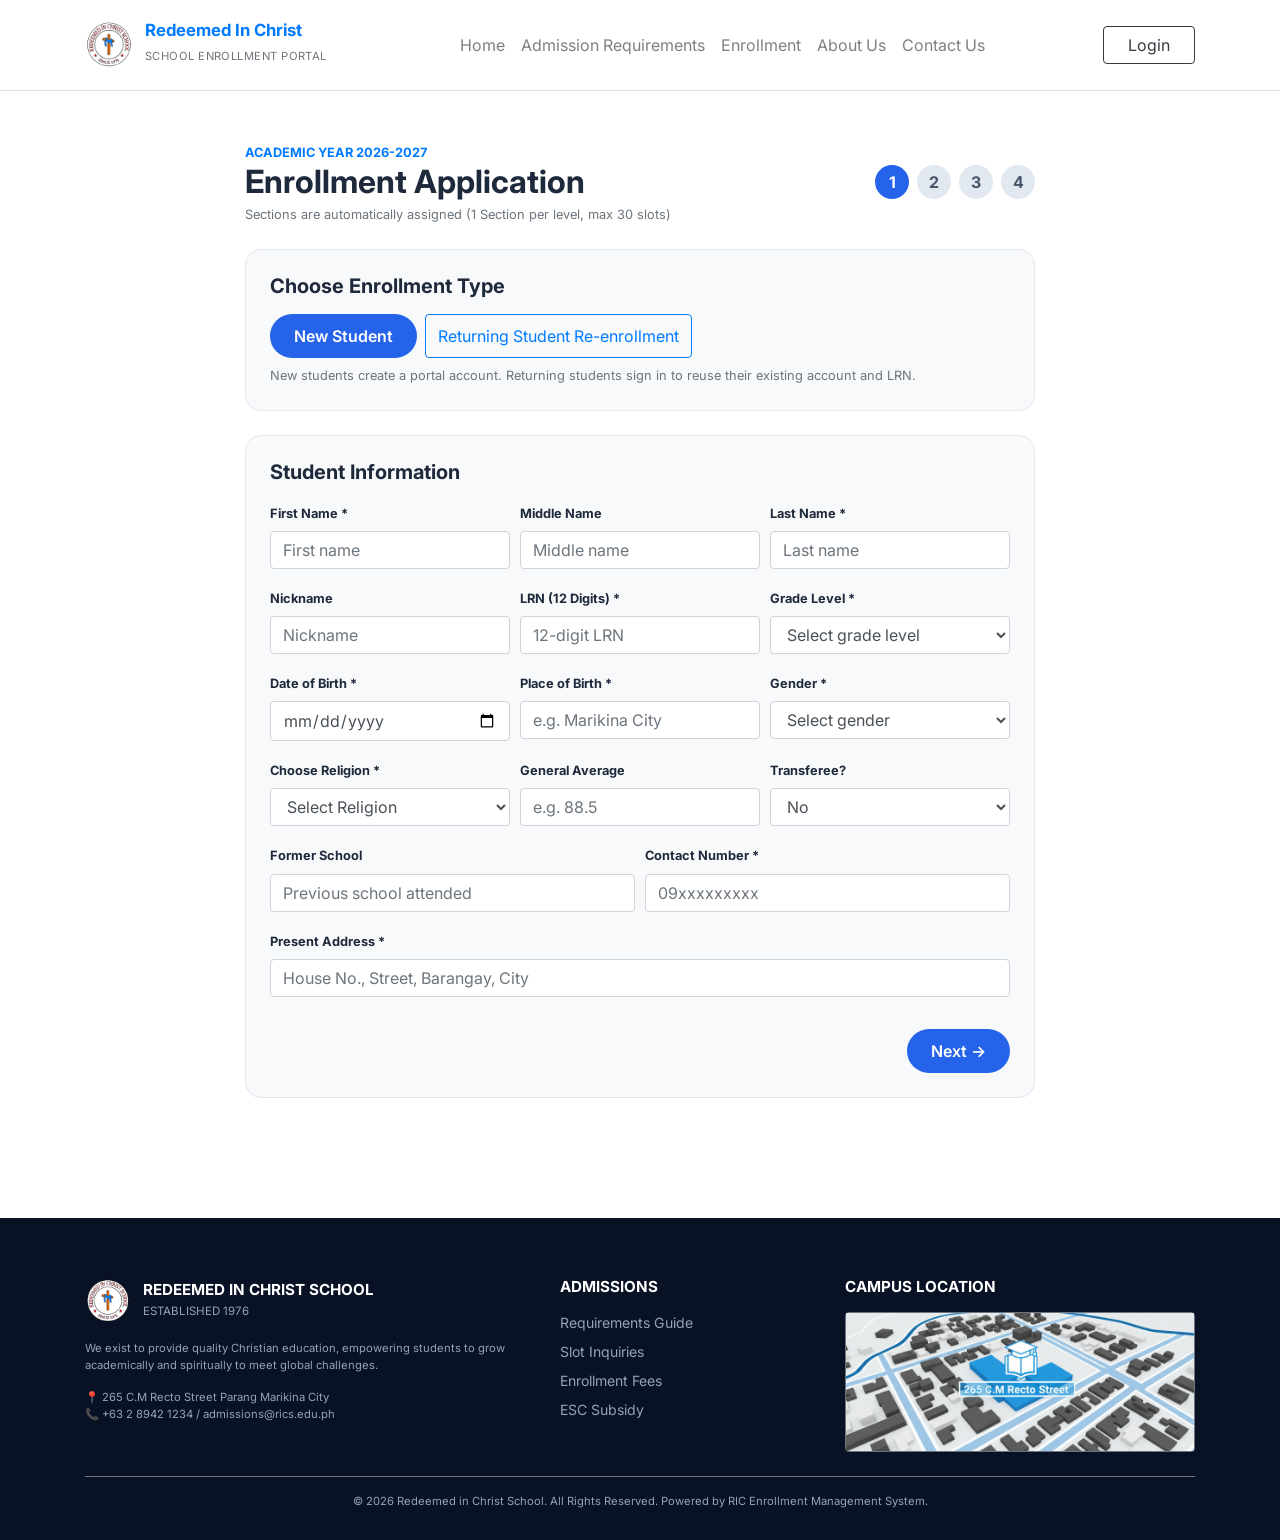
<file: enrollment.html>
<!DOCTYPE html>
<html lang="en">
<head>
    <meta charset="UTF-8">
    <meta name="viewport" content="width=device-width, initial-scale=1.0, shrink-to-fit=no">
    <title>Enrollment Application - Redeemed in Christ School</title>
    <link rel="stylesheet" href="https://cdn.jsdelivr.net/npm/bootstrap@4.1.3/dist/css/bootstrap.min.css">
    <link href="https://fonts.googleapis.com/css2?family=Inter:wght@400;500;600;700;800&display=swap" rel="stylesheet">
    <link rel="stylesheet" href="styles.css">
</head>
<body>
    <!-- NAVBAR -->
    <nav class="navbar navbar-expand-lg navbar-light bg-white border-bottom sticky-top py-3">
        <div class="container">
            <a class="navbar-brand d-flex align-items-center font-weight-bold text-dark" href="index.html">
                <img src="rics-logo.png" alt="RICS Logo" style="height: 48px; width: 48px; object-fit: contain; margin-right: 12px;">
                <div>
                    <span class="d-block text-primary" style="font-size:1.05rem; font-weight: 700; line-height: 1;">Redeemed In Christ</span>
                    <small class="text-muted" style="font-size:0.7rem; letter-spacing:0.04em;">SCHOOL ENROLLMENT PORTAL</small>
                </div>
            </a>
            <button class="navbar-toggler" type="button" data-toggle="collapse" data-target="#navMenu">
                <span class="navbar-toggler-icon"></span>
            </button>
            <div class="collapse navbar-collapse" id="navMenu">
                <ul class="navbar-nav mx-auto">
                    <li class="nav-item"><a class="nav-link font-weight-medium" href="index.html">Home</a></li>
                    <li class="nav-item"><a class="nav-link font-weight-medium" href="requirements.html">Admission Requirements</a></li>
                    <li class="nav-item"><a class="nav-link font-weight-medium" href="enrollment.html">Enrollment</a></li>
                    <li class="nav-item"><a class="nav-link font-weight-medium" href="#contact-footer">About Us</a></li>
                    <li class="nav-item"><a class="nav-link font-weight-medium" href="#contact-footer">Contact Us</a></li>
                </ul>
                <div class="form-inline" id="nav-auth-slot">
                    <button class="btn btn-outline-dark rounded-pill px-4" onclick="$('#loginModal').modal('show')">Login</button>
                </div>
            </div>
        </div>
    </nav>

    <!-- ENROLLMENT WIZARD -->
    <section id="enrollment-wizard" class="py-5">
        <div class="container" style="max-width: 820px;">
            <div class="d-flex justify-content-between align-items-center mb-4">
                <div>
                    <span class="text-primary font-weight-bold small text-uppercase">Academic Year 2026-2027</span>
                    <h2 class="font-weight-bold mb-0" id="enrollment-title">Enrollment Application</h2>
                    <small class="text-muted" id="enrollment-subtitle">Sections are automatically assigned (1 Section per level, max 30 slots)</small>
                </div>
                <div>
                    <span class="step-pill active mr-1" id="step-ind-1">1</span>
                    <span class="step-pill mr-1" id="step-ind-2">2</span>
                    <span class="step-pill mr-1" id="step-ind-3">3</span>
                    <span class="step-pill" id="step-ind-4">4</span>
                </div>
            </div>

            <div class="card card-custom p-4 shadow-sm mb-4 bg-light">
                <h5 class="font-weight-bold mb-3">Choose Enrollment Type</h5>
                <div class="d-flex flex-wrap">
                    <button type="button" class="btn btn-rics-primary mr-2 mb-2" id="btn-new-enrollment">New Student</button>
                    <button type="button" class="btn btn-outline-primary mb-2" id="btn-returning-enrollment">Returning Student Re-enrollment</button>
                </div>
                <p class="small text-muted mb-0" id="enrollment-type-help">New students create a portal account. Returning students sign in to reuse their existing account and LRN.</p>
                <div class="alert alert-info mt-3 mb-0 d-none" id="returning-student-summary"></div>
                <div class="alert alert-warning mt-3 mb-0 d-none" id="enrollment-message"></div>
            </div>

            <form id="enrollmentForm">
                <!-- STEP 1: Student Information -->
                <div class="card card-custom p-4 shadow-sm mb-4 bg-light" id="wizard-step-1">
                    <h5 class="font-weight-bold mb-3">Student Information</h5>
                    <div class="form-row">
                        <div class="form-group col-md-4"><label class="small font-weight-bold">First Name *</label><input type="text" id="reg_first_name" class="form-control" required placeholder="First name"></div>
                        <div class="form-group col-md-4"><label class="small font-weight-bold">Middle Name</label><input type="text" id="reg_middle_name" class="form-control" placeholder="Middle name"></div>
                        <div class="form-group col-md-4"><label class="small font-weight-bold">Last Name *</label><input type="text" id="reg_last_name" class="form-control" required placeholder="Last name"></div>
                        <div class="form-group col-md-4"><label class="small font-weight-bold">Nickname</label><input type="text" id="reg_nickname" class="form-control" placeholder="Nickname"></div>
                        <div class="form-group col-md-4"><label class="small font-weight-bold">LRN (12 Digits) *</label><input type="text" id="reg_lrn" class="form-control" maxlength="12" required placeholder="12-digit LRN"></div>
                        <div class="form-group col-md-4">
                            <label class="small font-weight-bold">Grade Level *</label>
                            <select id="reg_grade_level" class="form-control" required>
                                <option value="" disabled selected>Select grade level</option>
                                <optgroup label="Early Childhood">
                                    <option value="1">Preschool</option>
                                    <option value="2">Kindergarten</option>
                                </optgroup>
                                <optgroup label="Elementary School">
                                    <option value="3">Grade 1</option>
                                    <option value="4">Grade 2</option>
                                    <option value="5">Grade 3</option>
                                    <option value="6">Grade 4</option>
                                    <option value="7">Grade 5</option>
                                    <option value="8">Grade 6</option>
                                </optgroup>
                                <optgroup label="Junior High School">
                                    <option value="9">Grade 7 (Junior High)</option>
                                    <option value="10">Grade 8 (Junior High)</option>
                                    <option value="11">Grade 9 (Junior High)</option>
                                    <option value="12">Grade 10 (Junior High)</option>
                                </optgroup>
                            </select>
                        </div>
                        <div class="form-group col-md-4"><label class="small font-weight-bold">Date of Birth *</label><input type="date" id="reg_dob" class="form-control" required></div>
                        <div class="form-group col-md-4"><label class="small font-weight-bold">Place of Birth *</label><input type="text" id="reg_pob" class="form-control" required placeholder="e.g. Marikina City"></div>
                        <div class="form-group col-md-4"><label class="small font-weight-bold">Gender *</label>
                            <select id="reg_gender" class="form-control" required>
                                <option value="" disabled selected>Select gender</option>
                                <option>Male</option>
                                <option>Female</option>
                            </select>
                        </div>
                        <div class="form-group col-md-4">
                            <label class="small font-weight-bold">Choose Religion *</label>
                            <select id="reg_religion" class="form-control" required>
                                <option value="" disabled selected>Select Religion</option>
                                <option value="Roman Catholic">Roman Catholic</option>
                                <option value="Christian (Born Again / Protestant)">Christian (Born Again / Protestant)</option>
                                <option value="Iglesia ni Cristo">Iglesia ni Cristo</option>
                                <option value="Seventh-day Adventist">Seventh-day Adventist</option>
                                <option value="Baptist">Baptist</option>
                                <option value="Islam">Islam</option>
                                <option value="Other">Other</option>
                            </select>
                        </div>
                        <div class="form-group col-md-4"><label class="small font-weight-bold">General Average</label><input type="number" step="0.1" id="reg_average" class="form-control" placeholder="e.g. 88.5"></div>
                        <div class="form-group col-md-4"><label class="small font-weight-bold">Transferee?</label>
                            <select id="reg_transferee" class="form-control">
                                <option value="No">No</option>
                                <option value="Yes">Yes</option>
                            </select>
                        </div>
                        <div class="form-group col-md-6"><label class="small font-weight-bold">Former School</label><input type="text" id="reg_former" class="form-control" placeholder="Previous school attended"></div>
                        <div class="form-group col-md-6"><label class="small font-weight-bold">Contact Number *</label><input type="text" id="reg_contact" class="form-control" required placeholder="09xxxxxxxxx"></div>
                        <div class="form-group col-12"><label class="small font-weight-bold">Present Address *</label><input type="text" id="reg_address" class="form-control" required placeholder="House No., Street, Barangay, City"></div>
                    </div>
                    <div class="text-right mt-3">
                        <button type="button" class="btn btn-rics-primary px-4" id="btn-next-2">Next &rarr;</button>
                    </div>
                </div>

                <!-- STEP 2: Emergency & Medical Information -->
                <div class="card card-custom p-4 shadow-sm mb-4 bg-light d-none" id="wizard-step-2">
                    <h5 class="font-weight-bold mb-3">Emergency & Medical Information</h5>
                    <div class="form-row">
                        <div class="form-group col-md-6"><label class="small font-weight-bold">Emergency Contact Person *</label><input type="text" id="reg_emer_name" class="form-control" required placeholder="Parent or guardian full name"></div>
                        <div class="form-group col-md-3"><label class="small font-weight-bold">Relationship *</label><input type="text" id="reg_emer_rel" class="form-control" required placeholder="e.g. Mother / Father"></div>
                        <div class="form-group col-md-3"><label class="small font-weight-bold">Contact No. *</label><input type="text" id="reg_emer_contact" class="form-control" required placeholder="09xxxxxxxxx"></div>
                        <div class="form-group col-12"><label class="small font-weight-bold">Emergency Address *</label><input type="text" id="reg_emer_address" class="form-control" required placeholder="Complete address"></div>
                        <div class="form-group col-md-6"><label class="small font-weight-bold">Known Illnesses / Surgical History</label><input type="text" id="reg_illnesses" class="form-control" placeholder="None or list conditions"></div>
                        <div class="form-group col-md-6"><label class="small font-weight-bold">Known Allergies</label><input type="text" id="reg_allergies" class="form-control" placeholder="None or list allergies"></div>
                        <div class="form-group col-12">
                            <label class="small font-weight-bold d-block">Medications Allowed (Check all that apply)</label>
                            <div class="form-check form-check-inline mr-3"><input class="form-check-input otc-checkbox" type="checkbox" name="otc" value="Biogesic" id="otc1"><label class="form-check-label small" for="otc1">Biogesic</label></div>
                            <div class="form-check form-check-inline mr-3"><input class="form-check-input otc-checkbox" type="checkbox" name="otc" value="Bioflu" id="otc2"><label class="form-check-label small" for="otc2">Bioflu</label></div>
                            <div class="form-check form-check-inline mr-3"><input class="form-check-input otc-checkbox" type="checkbox" name="otc" value="Diatabs" id="otc3"><label class="form-check-label small" for="otc3">Diatabs</label></div>
                            <div class="form-check form-check-inline mr-3"><input class="form-check-input otc-checkbox" type="checkbox" name="otc" value="Bonamin" id="otc4"><label class="form-check-label small" for="otc4">Bonamin</label></div>
                            <div class="form-check form-check-inline mr-3"><input class="form-check-input otc-checkbox" type="checkbox" name="otc" value="Decolgen" id="otc5"><label class="form-check-label small" for="otc5">Decolgen</label></div>
                            <div class="form-check form-check-inline mr-3"><input class="form-check-input otc-checkbox" type="checkbox" name="otc" value="Neozep" id="otc6"><label class="form-check-label small" for="otc6">Neozep</label></div>
                        </div>
                    </div>
                    <div class="d-flex justify-content-between mt-3">
                        <button type="button" class="btn btn-outline-secondary px-4 btn-back" data-step="1" style="border-radius: 50px;">&larr; Back</button>
                        <button type="button" class="btn btn-rics-primary px-4 btn-next" data-step="3">Next &rarr;</button>
                    </div>
                </div>

                <!-- STEP 3: Payment Scheme -->
                <div class="card card-custom p-4 shadow-sm mb-4 bg-light d-none" id="wizard-step-3">
                    <h5 class="font-weight-bold mb-1">Payment Plan & Terms</h5>
                    <p class="text-muted small mb-4">Select preferred installment terms and payment channel.</p>

                    <div class="form-group d-none" id="returning-grade-group" style="max-width: 460px;">
                        <label class="small font-weight-bold" for="returning_grade_level">Grade Level for This School Year *</label>
                        <div id="returning-grade-select"></div>
                    </div>

                    <div class="row">
                        <div class="col-md-6 mb-3 mb-md-0">
                            <label class="font-weight-bold small">Step 1: Choose a Payment Scheme</label>
                            <div class="list-group mb-3">
                                <label class="list-group-item d-flex justify-content-between align-items-center mb-0">
                                    <span><input type="radio" name="payment_scheme" value="Annually" checked required class="scheme-radio"> Annually (No Surcharge)</span>
                                    <b>₱45,000.00</b>
                                </label>
                                <label class="list-group-item d-flex justify-content-between align-items-center mb-0">
                                    <span><input type="radio" name="payment_scheme" value="Semi-Annually" required class="scheme-radio"> Semi-Annually</span>
                                    <b>₱46,035.00</b>
                                </label>
                                <label class="list-group-item d-flex justify-content-between align-items-center mb-0">
                                    <span><input type="radio" name="payment_scheme" value="Quarterly" required class="scheme-radio"> Quarterly</span>
                                    <b>₱46,480.50</b>
                                </label>
                                <label class="list-group-item d-flex justify-content-between align-items-center mb-0">
                                    <span><input type="radio" name="payment_scheme" value="Monthly" required class="scheme-radio"> Monthly</span>
                                    <b>₱47,367.00</b>
                                </label>
                            </div>

                            <label class="font-weight-bold small">Step 2: Payment Method</label>
                            <div>
                                <label class="mr-3"><input type="radio" name="pay_method" value="Cash" checked required> Cash Payment at Cashier</label>
                                <label><input type="radio" name="pay_method" value="GCash" required> GCash Transfer</label>
                            </div>
                        </div>

                        <div class="col-md-6">
                            <div class="card p-3 border-0 bg-white shadow-sm h-100" style="border-radius: 12px;">
                                <h6 class="font-weight-bold">Payment Terms Breakdown</h6>
                                <p class="small text-muted mb-2" id="breakdown-desc">Full Payment: ₱45,000.00 due upon enrollment.</p>
                                <div class="bg-light p-3 rounded small text-secondary">
                                    <div><b>GCash Number:</b> 0917-894-2123</div>
                                    <div><b>Account Name:</b> RICS PAYMENT</div>
                                    <div class="mt-2 text-dark font-monospace" style="font-size:0.75rem;">Proceed to Cashier to finalize enrollment and acquire official receipt.</div>
                                </div>
                            </div>
                        </div>
                    </div>
                    <div class="d-flex justify-content-between mt-4">
                        <button type="button" class="btn btn-outline-secondary px-4 btn-back" data-step="2" id="payment-back-button" style="border-radius: 50px;">&larr; Back</button>
                        <button type="button" class="btn btn-rics-primary px-4 btn-next" data-step="4" id="payment-next-button">Next &rarr;</button>
                    </div>
                </div>

                <!-- STEP 4: Portal Account Credentials -->
                <div class="card card-custom p-4 shadow-sm mb-4 bg-light d-none" id="wizard-step-4">
                    <h5 class="font-weight-bold mb-3">Portal Credentials</h5>
                    <p class="text-muted small">Create credentials for the Student / Parent dashboard.</p>
                    <div style="max-width:460px;">
                        <div class="form-group"><label class="small font-weight-bold">Create Username (Surname first) *</label><input type="text" id="reg_username" class="form-control" placeholder="e.g. DelaCruz_Juan" required></div>
                        <div class="form-group"><label class="small font-weight-bold">Email Address *</label><input type="email" id="reg_email" class="form-control" placeholder="name@example.com" required></div>
                        <div class="form-group"><label class="small font-weight-bold">Create a Password *</label><input type="password" id="reg_password" class="form-control" placeholder="Min. 6 characters" required></div>
                    </div>
                    <div class="d-flex justify-content-between mt-4">
                        <button type="button" class="btn btn-outline-secondary px-4 btn-back" data-step="3" style="border-radius: 50px;">&larr; Back</button>
                        <button type="submit" class="btn btn-success px-5 font-weight-bold" style="border-radius: 50px;">Submit Enrollment Application</button>
                    </div>
                </div>
            </form>
        </div>
    </section>

    <!-- SIGN-IN MODAL -->
    <div class="modal fade" id="loginModal" tabindex="-1" role="dialog">
        <div class="modal-dialog modal-dialog-centered" role="document" style="max-width:420px;">
            <div class="modal-content border-0 p-4 shadow" style="border-radius: 20px;">
                <div class="modal-body p-0 text-center">
                    <img src="rics-logo.png" alt="RICS Logo" style="width: 72px; height: 72px; object-fit: contain;" class="mb-3">
                    <h4 class="font-weight-bold mb-3" style="color:var(--rics-navy);">Portal Login</h4>
                    <form id="loginForm" class="text-left">
                        <div class="form-group mb-3">
                            <label class="small font-weight-bold">Username or Email</label>
                            <input type="text" id="login_username" class="form-control" required placeholder="Enter username or email">
                        </div>
                        <div class="form-group mb-3">
                            <label class="small font-weight-bold">Password</label>
                            <input type="password" id="login_password" class="form-control" required placeholder="Enter password">
                        </div>
                        <button type="submit" class="btn btn-primary btn-rics-primary btn-block mb-2">Continue</button>
                    </form>
                </div>
            </div>
        </div>
    </div>

    <!-- FOOTER -->
    <footer class="footer mt-5" id="contact-footer">
        <div class="container">
            <div class="row mb-4">
                <div class="col-lg-5 mb-4 mb-lg-0">
                    <div class="d-flex align-items-center mb-3">
                        <img src="rics-logo.png" alt="RICS Logo" style="height: 46px; width: 46px; object-fit: contain; margin-right: 12px;">
                        <div>
                            <h6 class="mb-0 text-white font-weight-bold">REDEEMED IN CHRIST SCHOOL</h6>
                            <small style="color: #94a3b8; font-size: 0.72rem;">ESTABLISHED 1976</small>
                        </div>
                    </div>
                    <p class="small pr-4">We exist to provide quality Christian education, empowering students to grow academically and spiritually to meet global challenges.</p>
                    <div class="small">📍 265 C.M Recto Street Parang Marikina City</div>
                    <div class="small">📞 +63 2 8942 1234 / admissions@rics.edu.ph</div>
                </div>
                <div class="col-lg-3 mb-4 mb-lg-0">
                    <h6>ADMISSIONS</h6>
                    <a href="requirements.html">Requirements Guide</a>
                    <a href="enrollment.html">Slot Inquiries</a>
                    <a href="enrollment.html">Enrollment Fees</a>
                    <a href="#">ESC Subsidy</a>
                </div>
                <div class="col-lg-4">
                    <h6>CAMPUS LOCATION</h6>
                    <div class="rounded overflow-hidden border border-secondary" style="height: 140px;">
                        <img src="map.png" alt="RICS Marikina Campus Location Map" class="img-fluid w-100 h-100" style="object-fit: cover; display: block;">
                    </div>
                </div>
            </div>
            <hr class="border-secondary">
            <div class="text-center small text-white-50">
                &copy; 2026 Redeemed in Christ School. All Rights Reserved. Powered by RIC Enrollment Management System.
            </div>
        </div>
    </footer>

    <!-- SCRIPTS -->
    <script src="https://code.jquery.com/jquery-3.6.0.min.js"></script>
    <script src="https://cdn.jsdelivr.net/npm/popper.js@1.14.3/dist/umd/popper.min.js"></script>
    <script src="https://cdn.jsdelivr.net/npm/bootstrap@4.1.3/dist/js/bootstrap.min.js"></script>
    <script>
        $(document).ready(function() {
            let enrollmentType = 'new';
            const $returningGradeSelect = $('#reg_grade_level').clone()
                .attr('id', 'returning_grade_level')
                .prop('disabled', true)
                .prop('required', true)
                .val('');
            $('#returning-grade-select').append($returningGradeSelect);

            // Wizard Navigation Function
            function goToStep(step) {
                $('[id^="wizard-step-"]').addClass('d-none');
                $('[id^="wizard-step-"] :input').prop('disabled', true);
                $('.step-pill').removeClass('active');
                const $step = $('#wizard-step-' + step).removeClass('d-none');
                $step.find(':input').prop('disabled', false);
                $step.find('.d-none :input').prop('disabled', true);
                for (let j = 1; j <= step; j++) {
                    $('#step-ind-' + j).addClass('active');
                }
            }

            function validateStep(step) {
                const fields = $('#wizard-step-' + step + ' :input[required]:enabled').toArray();
                const invalidField = fields.find(function(field) {
                    return !field.checkValidity();
                });

                if (invalidField) {
                    invalidField.reportValidity();
                    return false;
                }

                return true;
            }

            function setEnrollmentType(type) {
                enrollmentType = type;
                $('#enrollment-message').addClass('d-none').text('');
                $('#returning-student-summary').addClass('d-none').text('');
                $('#enrollmentForm').removeClass('d-none');

                if (type === 'returning') {
                    $('#btn-returning-enrollment').removeClass('btn-outline-primary').addClass('btn-rics-primary');
                    $('#btn-new-enrollment').removeClass('btn-rics-primary').addClass('btn-outline-primary');
                    $('#enrollment-title').text('Returning Student Re-enrollment');
                    $('#enrollment-subtitle').text('Sign in with your existing student account and choose your grade level for this school year.');
                    $('#enrollment-type-help').text('Your previous enrollment and payment history will remain unchanged. Your LRN can be used once per school year.');
                    $('#wizard-step-1 :input').prop('disabled', true);
                    $('#wizard-step-2 :input').prop('disabled', true);
                    $('#wizard-step-3 :input').prop('disabled', false);
                    $('#wizard-step-4 :input').prop('disabled', true);
                    $('#wizard-step-1, #wizard-step-2, #wizard-step-4').addClass('d-none');
                    $('#wizard-step-3').removeClass('d-none');
                    $('#returning-grade-group').removeClass('d-none');
                    $returningGradeSelect.prop('disabled', false);
                    $('.step-pill').addClass('d-none').removeClass('active');
                    $('#step-ind-3').removeClass('d-none').addClass('active');
                    $('#payment-back-button').addClass('d-none');
                    $('#payment-next-button').removeClass('btn-next').removeAttr('data-step').attr('type', 'submit').text('Submit Re-enrollment');
                } else {
                    $('#btn-new-enrollment').removeClass('btn-outline-primary').addClass('btn-rics-primary');
                    $('#btn-returning-enrollment').removeClass('btn-rics-primary').addClass('btn-outline-primary');
                    $('#enrollment-title').text('Enrollment Application');
                    $('#enrollment-subtitle').text('Sections are automatically assigned (1 Section per level, max 30 slots)');
                    $('#enrollment-type-help').text('New students create a portal account. Returning students sign in to reuse their existing account and LRN.');
                    $('#wizard-step-1 :input, #wizard-step-2 :input, #wizard-step-4 :input').prop('disabled', false);
                    $('#reg_lrn').prop('readonly', false);
                    $('#returning-grade-group').addClass('d-none');
                    $returningGradeSelect.prop('disabled', true).val('');
                    $('#payment-back-button').removeClass('d-none');
                    $('#payment-next-button').attr('type', 'button').addClass('btn-next').attr('data-step', '4').text('Next →');
                    $('.step-pill').removeClass('d-none');
                    goToStep(1);
                }
            }

            function loadReturningStudent() {
                $.getJSON('api.php?action=get_portal_data', function(res) {
                    if (!res.success || !res.data) {
                        $('#enrollmentForm').addClass('d-none');
                        $('#enrollment-message').removeClass('d-none').text(res.message || 'No previous student enrollment was found for this account.');
                        return;
                    }

                    if (res.has_current_enrollment) {
                        $('#enrollmentForm').addClass('d-none');
                        $('#enrollment-message').removeClass('d-none').text('This account already has an enrollment for ' + res.current_school_year + '. Sign in to the student portal to view it.');
                        return;
                    }

                    const student = res.data;
                    $('#reg_lrn').val(student.lrn);
                    $('#returning-student-summary')
                        .removeClass('d-none')
                        .text('Signed in as the account for ' + student.first_name + ' ' + student.last_name +
                            '. Previous enrollment: ' + student.school_year + ' (' + student.level_name + '). Choose the grade level for ' +
                            res.current_school_year + ' below.');
                }).fail(function(jqXHR) {
                    if (jqXHR.status === 401 || jqXHR.status === 403) {
                        $('#enrollmentForm').addClass('d-none');
                        $('#enrollment-message').removeClass('d-none').text('Please sign in with your student account to continue re-enrollment.');
                    }
                });
            }

            $('#btn-new-enrollment').on('click', function() {
                setEnrollmentType('new');
            });

            $('#btn-returning-enrollment').on('click', function() {
                setEnrollmentType('returning');
                $.getJSON('api.php?action=check_session', function(session) {
                    if (!session.logged_in) {
                        $('#loginModal').modal('show');
                    } else if (session.role !== 'student') {
                        $('#enrollmentForm').addClass('d-none');
                        $('#enrollment-message').removeClass('d-none').text('Returning-student enrollment requires a student account. Please sign out of the staff account first.');
                    } else {
                        loadReturningStudent();
                    }
                });
            });

            goToStep(1);

            if (new URLSearchParams(window.location.search).get('type') === 'returning') {
                $('#btn-returning-enrollment').trigger('click');
            }

            // Step 1 Validation
            $('#btn-next-2').on('click', function() {
                if (validateStep(1)) goToStep(2);
            });

            // Standard Step Buttons
            $('#enrollmentForm').on('click', '.btn-next', function(e) {
                e.preventDefault();
                const currentStepElement = $(this).closest('[id^="wizard-step-"]');
                const nextStep = Number($(this).data('step'));

                if (!currentStepElement.length || !Number.isInteger(nextStep)) {
                    alert('Could not determine the next enrollment step. Please refresh the page and try again.');
                    return;
                }

                const currentStep = Number(currentStepElement.attr('id').replace('wizard-step-', ''));
                if (validateStep(currentStep)) {
                    goToStep(nextStep);
                }
            });
            $('.btn-back').on('click', function() { goToStep($(this).data('step')); });

            // Payment Scheme Update
            $('.scheme-radio').on('change', function() {
                const scheme = $(this).val();
                const $box = $('#breakdown-desc');

                if (scheme === 'Annually') {
                    $box.html(`
                        <b>₱45,000.00</b> — Upon Enrollment<br>
                        The ₱500 reservation payment is credited toward this amount.
                    `);
                } else if (scheme === 'Semi-Annually') {
                    $box.html(`
                        <b>₱23,017.50</b> — Upon Enrollment<br>
                        <b>₱23,017.50</b> — 1st week of December<br>
                        The ₱500 reservation payment is credited toward the first installment.
                    `);
                } else if (scheme === 'Quarterly') {
                    $box.html(`
                        <b>₱11,620.13</b> — Upon Enrollment<br>
                        <b>₱11,620.13</b> — 1st week of October<br>
                        <b>₱11,620.12</b> — 1st week of December<br>
                        <b>₱11,620.12</b> — 1st week of February<br>
                        The ₱500 reservation payment is credited toward the first installment.
                    `);
                } else if (scheme === 'Monthly') {
                    $box.html(`
                        <b>₱5,263.00</b> — Upon Enrollment<br>
                        <b>₱5,263.00</b> — 1st week of July, August, September, October,
                        November, December, January, and February<br>
                        The ₱500 reservation payment is credited toward the first installment.
                    `);
                }
            });

            $('.scheme-radio:checked').trigger('change');

            // Submit Enrollment
            $('#enrollmentForm').on('submit', function(e) {
                e.preventDefault();
                const finalStep = enrollmentType === 'returning' ? 3 : 4;
                if ($('#wizard-step-' + finalStep).hasClass('d-none')) {
                    alert('Please complete each enrollment step using the Next button before submitting.');
                    return;
                }

                const payload = {
                    enrollment_type: enrollmentType,
                    first_name: $('#reg_first_name').val().trim(),
                    middle_name: $('#reg_middle_name').val().trim(),
                    last_name: $('#reg_last_name').val().trim(),
                    nickname: $('#reg_nickname').val().trim(),
                    lrn: $('#reg_lrn').val().trim(),
                    grade_level_id: enrollmentType === 'returning'
                        ? $returningGradeSelect.val()
                        : $('#reg_grade_level').val(),
                    date_of_birth: $('#reg_dob').val(),
                    place_of_birth: $('#reg_pob').val().trim(),
                    gender: $('#reg_gender').val(),
                    religion: $('#reg_religion').val(),
                    contact_no: $('#reg_contact').val().trim(),
                    present_address: $('#reg_address').val().trim(),
                    is_transferee: $('#reg_transferee').val(),
                    former_school: $('#reg_former').val().trim(),
                    average: $('#reg_average').val() || null,
                    emer_name: $('#reg_emer_name').val().trim(),
                    emer_rel: $('#reg_emer_rel').val().trim(),
                    emer_contact: $('#reg_emer_contact').val().trim(),
                    emer_address: $('#reg_emer_address').val().trim(),
                    illnesses: $('#reg_illnesses').val().trim(),
                    allergies: $('#reg_allergies').val().trim(),
                    allowed_meds: $('.otc-checkbox:checked').map(function(){ return $(this).val(); }).get(),
                    payment_scheme: $('input[name="payment_scheme"]:checked').val(),
                    payment_method: $('input[name="pay_method"]:checked').val(),
                    username: $('#reg_username').val().trim(),
                    email: $('#reg_email').val().trim(),
                    password: $('#reg_password').val()
                };

                $.ajax({
                    url: 'api.php?action=submit_enrollment',
                    type: 'POST',
                    contentType: 'application/json',
                    data: JSON.stringify(payload),
                    success: function(data) {
                        if (data.success) {
                            alert(enrollmentType === 'returning'
                                ? 'Re-enrollment submitted successfully! Loading your dashboard.'
                                : 'Student successfully registered and section assigned! Loading dashboard.');
                            window.location.href = 'student-dashboard.html';
                        } else {
                            alert('Registration error: ' + data.message);
                        }
                    },
                    error: function() {
                        alert('Error submitting enrollment.');
                    }
                });
            });

            // Login Modal
            $('#loginForm').on('submit', function(e) {
                e.preventDefault();
                $.ajax({
                    url: 'api.php?action=login',
                    type: 'POST',
                    contentType: 'application/json',
                    data: JSON.stringify({
                        login_id: $('#login_username').val().trim(),
                        password: $('#login_password').val().trim()
                    }),
                    success: function(data) {
                        if (data.success) {
                            if (enrollmentType === 'returning' && data.role === 'student') {
                                $('#loginModal').modal('hide');
                                loadReturningStudent();
                            } else {
                                window.location.href = data.role === 'student' ? 'student-dashboard.html' : 'staff-dashboard.html';
                            }
                        } else {
                            alert(data.message);
                        }
                    }
                });
            });
        });
    </script>
</body>
</html>
</file>
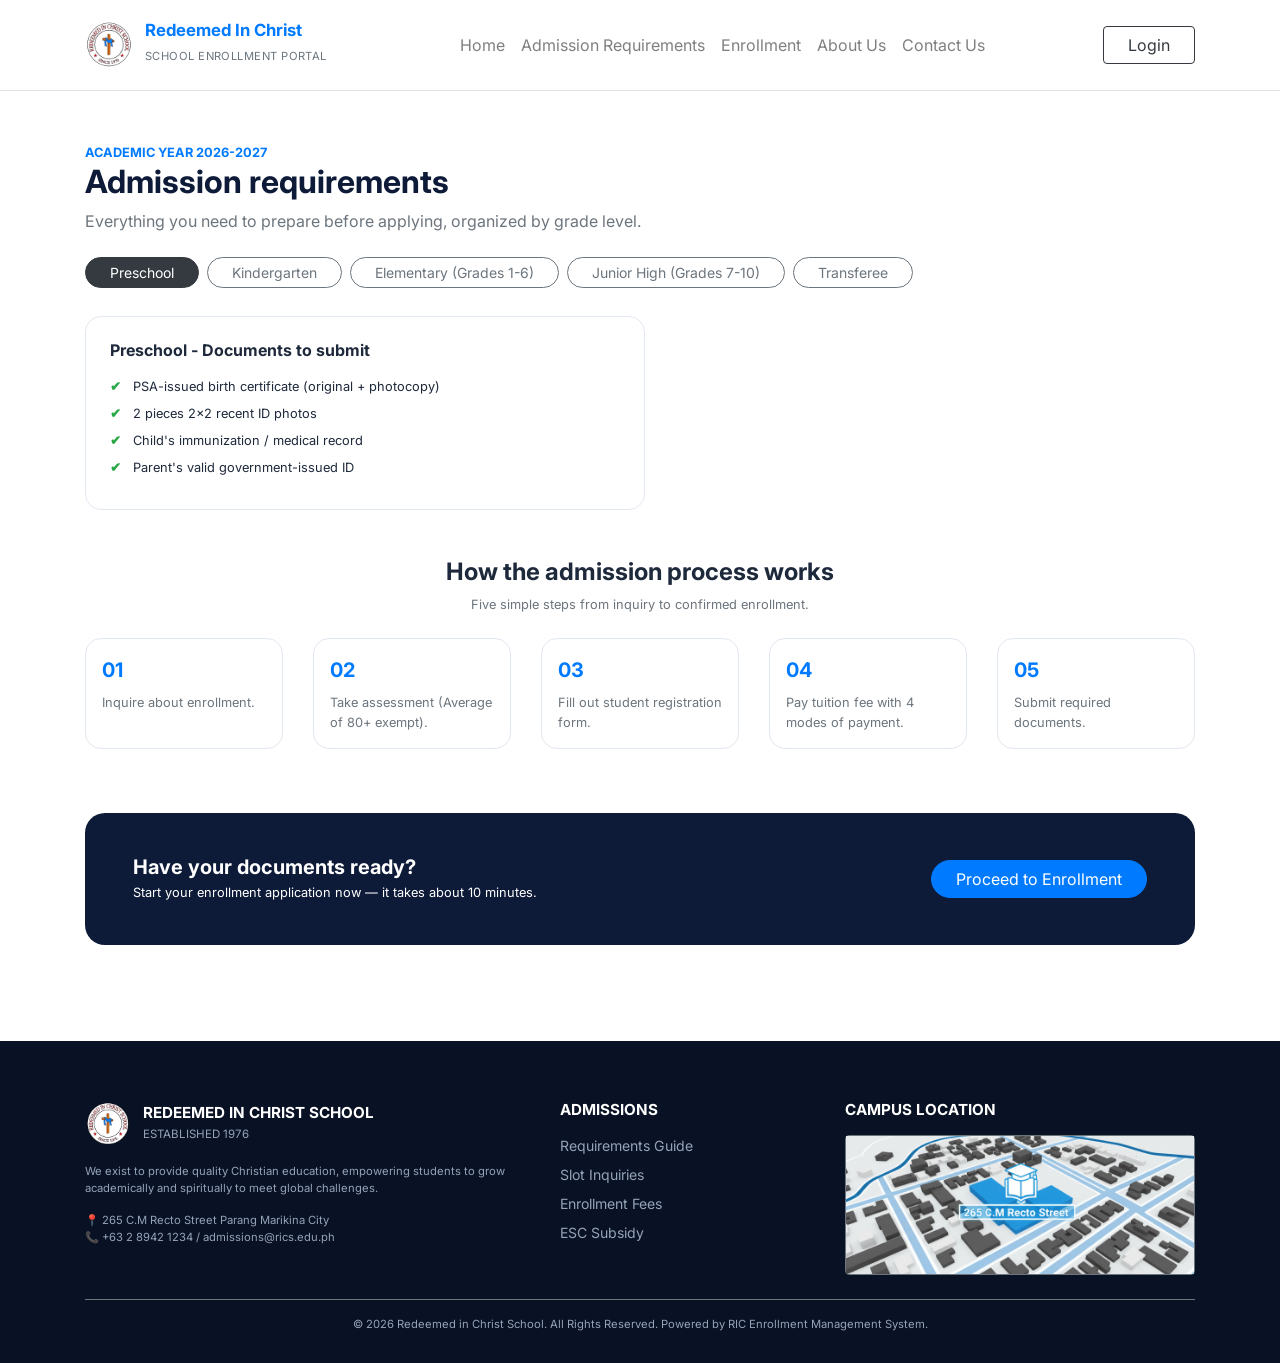
<file: requirements.html>
<!DOCTYPE html>
<html lang="en">
<head>
    <meta charset="UTF-8">
    <meta name="viewport" content="width=device-width, initial-scale=1.0, shrink-to-fit=no">
    <title>Admission Requirements - Redeemed in Christ School</title>
    <link rel="stylesheet" href="https://cdn.jsdelivr.net/npm/bootstrap@4.1.3/dist/css/bootstrap.min.css">
    <link href="https://fonts.googleapis.com/css2?family=Inter:wght@400;500;600;700;800&display=swap" rel="stylesheet">
    <link rel="stylesheet" href="styles.css">
</head>
<body>
    <!-- NAVBAR -->
    <nav class="navbar navbar-expand-lg navbar-light bg-white border-bottom sticky-top py-3">
        <div class="container">
            <a class="navbar-brand d-flex align-items-center font-weight-bold text-dark" href="index.html">
                <img src="rics-logo.png" alt="RICS Logo" style="height: 48px; width: 48px; object-fit: contain; margin-right: 12px;">
                <div>
                    <span class="d-block text-primary" style="font-size:1.05rem; font-weight: 700; line-height: 1;">Redeemed In Christ</span>
                    <small class="text-muted" style="font-size:0.7rem; letter-spacing:0.04em;">SCHOOL ENROLLMENT PORTAL</small>
                </div>
            </a>
            <button class="navbar-toggler" type="button" data-toggle="collapse" data-target="#navMenu">
                <span class="navbar-toggler-icon"></span>
            </button>
            <div class="collapse navbar-collapse" id="navMenu">
                <ul class="navbar-nav mx-auto">
                    <li class="nav-item"><a class="nav-link font-weight-medium" href="index.html">Home</a></li>
                    <li class="nav-item"><a class="nav-link font-weight-medium" href="requirements.html">Admission Requirements</a></li>
                    <li class="nav-item"><a class="nav-link font-weight-medium" href="enrollment.html">Enrollment</a></li>
                    <li class="nav-item"><a class="nav-link font-weight-medium" href="#contact-footer">About Us</a></li>
                    <li class="nav-item"><a class="nav-link font-weight-medium" href="#contact-footer">Contact Us</a></li>
                </ul>
                <div class="form-inline" id="nav-auth-slot">
                    <button class="btn btn-outline-dark rounded-pill px-4" onclick="$('#loginModal').modal('show')">Login</button>
                </div>
            </div>
        </div>
    </nav>

    <!-- ADMISSION REQUIREMENTS VIEW -->
    <section id="requirements-view" class="py-5">
        <div class="container">
            <span class="text-primary font-weight-bold small text-uppercase">Academic Year 2026-2027</span>
            <h2 class="font-weight-bold mb-2" style="color:var(--rics-navy);">Admission requirements</h2>
            <p class="text-muted mb-4">Everything you need to prepare before applying, organized by grade level.</p>

            <div class="mb-4">
                <button type="button" class="btn btn-dark px-4 btn-sm req-tab-btn mr-1 mb-1" id="btn-tab-preschool" data-tab="preschool">Preschool</button>
                <button type="button" class="btn btn-outline-secondary px-4 btn-sm req-tab-btn mr-1 mb-1" id="btn-tab-kinder" data-tab="kinder">Kindergarten</button>
                <button type="button" class="btn btn-outline-secondary px-4 btn-sm req-tab-btn mr-1 mb-1" id="btn-tab-elementary" data-tab="elementary">Elementary (Grades 1-6)</button>
                <button type="button" class="btn btn-outline-secondary px-4 btn-sm req-tab-btn mr-1 mb-1" id="btn-tab-junior" data-tab="junior">Junior High (Grades 7-10)</button>
                <button type="button" class="btn btn-outline-secondary px-4 btn-sm req-tab-btn mr-1 mb-1" id="btn-tab-transferee" data-tab="transferee">Transferee</button>
            </div>

            <div class="card card-custom p-4 shadow-sm mb-5" style="max-width:560px;">
                <h6 class="font-weight-bold mb-3" id="req-tab-title">Preschool - Documents to submit</h6>
                <ul class="list-unstyled mb-0 small" id="req-checklist-container">
                    <li class="mb-2"><span class="text-success mr-2 font-weight-bold">✔</span> PSA-issued birth certificate (original + photocopy)</li>
                    <li class="mb-2"><span class="text-success mr-2 font-weight-bold">✔</span> 2 pieces 2x2 recent ID photos</li>
                    <li class="mb-2"><span class="text-success mr-2 font-weight-bold">✔</span> Child's immunization / medical record</li>
                    <li class="mb-2"><span class="text-success mr-2 font-weight-bold">✔</span> Parent's valid government-issued ID</li>
                </ul>
            </div>

            <div class="text-center mb-4">
                <h4 class="font-weight-bold">How the admission process works</h4>
                <p class="text-muted small">Five simple steps from inquiry to confirmed enrollment.</p>
            </div>
            <div class="row text-left mb-5">
                <div class="col-md mb-3"><div class="card card-custom h-100 p-3"><b class="text-primary" style="font-size: 1.25rem;">01</b><p class="small text-muted mb-0 mt-2">Inquire about enrollment.</p></div></div>
                <div class="col-md mb-3"><div class="card card-custom h-100 p-3"><b class="text-primary" style="font-size: 1.25rem;">02</b><p class="small text-muted mb-0 mt-2">Take assessment (Average of 80+ exempt).</p></div></div>
                <div class="col-md mb-3"><div class="card card-custom h-100 p-3"><b class="text-primary" style="font-size: 1.25rem;">03</b><p class="small text-muted mb-0 mt-2">Fill out student registration form.</p></div></div>
                <div class="col-md mb-3"><div class="card card-custom h-100 p-3"><b class="text-primary" style="font-size: 1.25rem;">04</b><p class="small text-muted mb-0 mt-2">Pay tuition fee with 4 modes of payment.</p></div></div>
                <div class="col-md mb-3"><div class="card card-custom h-100 p-3"><b class="text-primary" style="font-size: 1.25rem;">05</b><p class="small text-muted mb-0 mt-2">Submit required documents.</p></div></div>
            </div>

            <div class="cta-banner d-flex justify-content-between align-items-center flex-wrap">
                <div class="mb-3 mb-md-0">
                    <h5 class="font-weight-bold mb-0">Have your documents ready?</h5>
                    <small class="text-white-50">Start your enrollment application now — it takes about 10 minutes.</small>
                </div>
                <a href="enrollment.html" class="btn btn-primary px-4" style="border-radius: 50px;">Proceed to Enrollment</a>
            </div>
        </div>
    </section>

    <!-- SIGN-IN MODAL -->
    <div class="modal fade" id="loginModal" tabindex="-1" role="dialog">
        <div class="modal-dialog modal-dialog-centered" role="document" style="max-width:420px;">
            <div class="modal-content border-0 p-4 shadow" style="border-radius: 20px;">
                <div class="modal-body p-0 text-center">
                    <img src="rics-logo.png" alt="RICS Logo" style="width: 72px; height: 72px; object-fit: contain;" class="mb-3">
                    <h4 class="font-weight-bold mb-3" style="color:var(--rics-navy);">Portal Login</h4>
                    <form id="loginForm" class="text-left">
                        <div class="form-group mb-3">
                            <label class="small font-weight-bold">Username or Email</label>
                            <input type="text" id="login_username" class="form-control" required placeholder="Enter username or email">
                        </div>
                        <div class="form-group mb-3">
                            <label class="small font-weight-bold">Password</label>
                            <input type="password" id="login_password" class="form-control" required placeholder="Enter password">
                        </div>
                        <button type="submit" class="btn btn-primary btn-rics-primary btn-block mb-2">Continue</button>
                    </form>
                </div>
            </div>
        </div>
    </div>

    <!-- FOOTER -->
    <footer class="footer mt-5" id="contact-footer">
        <div class="container">
            <div class="row mb-4">
                <div class="col-lg-5 mb-4 mb-lg-0">
                    <div class="d-flex align-items-center mb-3">
                        <img src="rics-logo.png" alt="RICS Logo" style="height: 46px; width: 46px; object-fit: contain; margin-right: 12px;">
                        <div>
                            <h6 class="mb-0 text-white font-weight-bold">REDEEMED IN CHRIST SCHOOL</h6>
                            <small style="color: #94a3b8; font-size: 0.72rem;">ESTABLISHED 1976</small>
                        </div>
                    </div>
                    <p class="small pr-4">We exist to provide quality Christian education, empowering students to grow academically and spiritually to meet global challenges.</p>
                    <div class="small">📍 265 C.M Recto Street Parang Marikina City</div>
                    <div class="small">📞 +63 2 8942 1234 / admissions@rics.edu.ph</div>
                </div>
                <div class="col-lg-3 mb-4 mb-lg-0">
                    <h6>ADMISSIONS</h6>
                    <a href="requirements.html">Requirements Guide</a>
                    <a href="enrollment.html">Slot Inquiries</a>
                    <a href="enrollment.html">Enrollment Fees</a>
                    <a href="#">ESC Subsidy</a>
                </div>
                <div class="col-lg-4">
                    <h6>CAMPUS LOCATION</h6>
                    <div class="rounded overflow-hidden border border-secondary" style="height: 140px;">
                        <img src="map.png" alt="RICS Marikina Campus Location Map" class="img-fluid w-100 h-100" style="object-fit: cover; display: block;">
                    </div>
                </div>
            </div>
            <hr class="border-secondary">
            <div class="text-center small text-white-50">
                &copy; 2026 Redeemed in Christ School. All Rights Reserved. Powered by RIC Enrollment Management System.
            </div>
        </div>
    </footer>

    <!-- SCRIPTS -->
    <script src="https://code.jquery.com/jquery-3.6.0.min.js"></script>
    <script src="https://cdn.jsdelivr.net/npm/popper.js@1.14.3/dist/umd/popper.min.js"></script>
    <script src="https://cdn.jsdelivr.net/npm/bootstrap@4.1.3/dist/js/bootstrap.min.js"></script>
    <script>
        const admissionData = {
            preschool: { title: "Preschool - Documents to submit", items: ["PSA-issued birth certificate (original + photocopy)", "2 pieces 2x2 recent ID photos", "Child's immunization / medical record", "Parent's valid government-issued ID"] },
            kinder: { title: "Kindergarten - Documents to submit", items: ["PSA-issued birth certificate (original + photocopy)", "Preschool Certificate of Completion (if applicable)", "Updated Immunization / Medical Record", "2 pieces 2x2 recent ID pictures", "Parent's government-issued ID photocopy"] },
            elementary: { title: "Elementary (Grades 1 to 6) - Documents to submit", items: ["PSA-issued birth certificate (photocopy)", "Latest Report Card (Form 138 / SF9) with passing marks", "Certificate of Good Moral Character (incoming Grades 4-6)", "ECD Checklist (incoming Grade 1)", "2 pieces 2x2 recent ID photos with white background"] },
            junior: { title: "Junior High School (Grades 7 to 10) - Documents to submit", items: ["Original PSA Birth Certificate", "Official Form 137 / SF10 (Learner Permanent Record)", "Form 138 (Final Report Card) signed by Principal", "Certificate of Good Moral Character from previous school head", "ESC Subsidy or QVR Certificate (if grantee)"] },
            transferee: { title: "Transferee - Documents to submit", items: ["PSA Birth Certificate", "Certificate of Transfer Credential / Honorable Dismissal", "Certified True Copy of Grades / SF10 (Form 137)", "Certificate of Good Moral Character", "Barangay Clearance of present residence"] }
        };

        $(document).ready(function() {
            // Requirements Tab functionality
            $('.req-tab-btn').on('click', function() {
                const tabKey = $(this).data('tab');

                $('.req-tab-btn').removeClass('btn-dark').addClass('btn-outline-secondary');
                $(this).removeClass('btn-outline-secondary').addClass('btn-dark');

                const data = admissionData[tabKey];
                $('#req-tab-title').text(data.title);

                const $container = $('#req-checklist-container');
                $container.empty();
                $.each(data.items, function(index, item) {
                    $container.append(`<li class="mb-2"><span class="text-success mr-2 font-weight-bold">✔</span> ${item}</li>`);
                });
            });

            // Login functionality
            $('#loginForm').on('submit', function(e) {
                e.preventDefault();
                $.ajax({
                    url: 'api.php?action=login',
                    type: 'POST',
                    contentType: 'application/json',
                    data: JSON.stringify({
                        login_id: $('#login_username').val().trim(),
                        password: $('#login_password').val().trim()
                    }),
                    success: function(data) {
                        if (data.success) {
                            window.location.href = data.role === 'student' ? 'student-dashboard.html' : 'staff-dashboard.html';
                        } else {
                            alert(data.message);
                        }
                    },
                    error: function() {
                        alert('Error communicating with the server.');
                    }
                });
            });
        });
    </script>
</body>
</html>
</file>
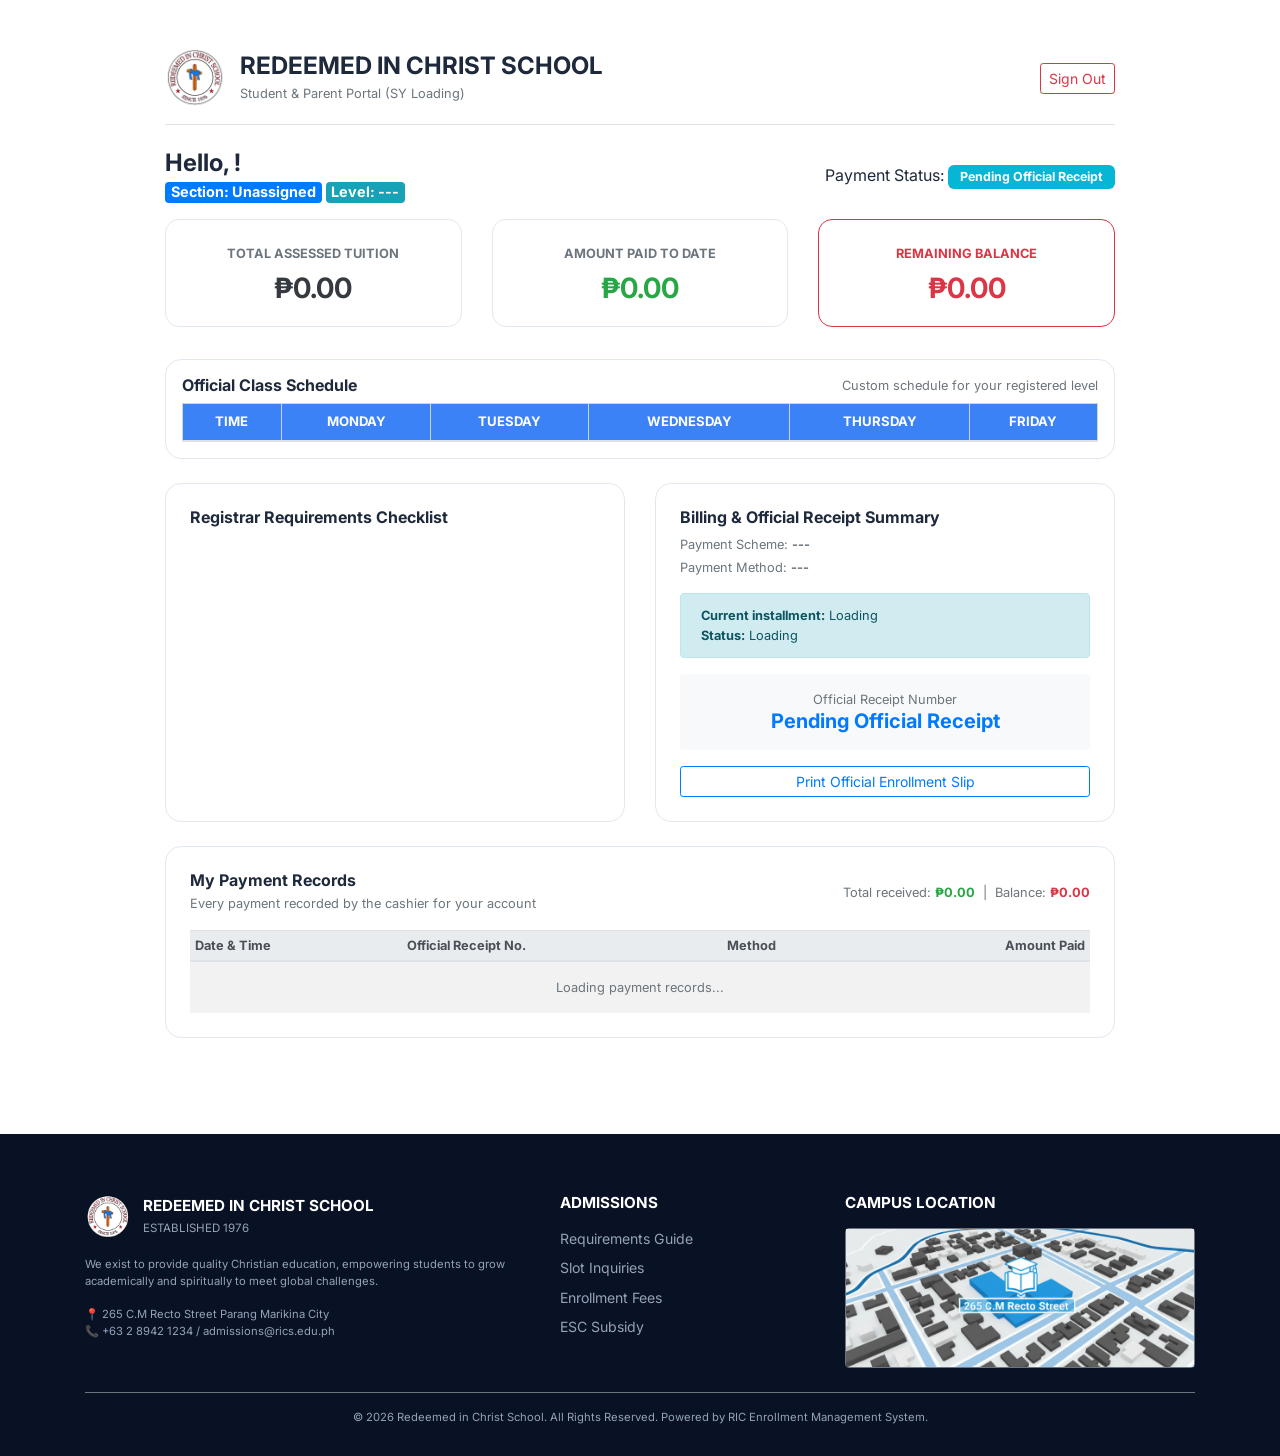
<file: student-dashboard.html>
<!DOCTYPE html>
<html lang="en">
<head>
    <meta charset="UTF-8">
    <meta name="viewport" content="width=device-width, initial-scale=1.0, shrink-to-fit=no">
    <title>Student Portal - Redeemed in Christ School</title>
    <link rel="stylesheet" href="https://cdn.jsdelivr.net/npm/bootstrap@4.1.3/dist/css/bootstrap.min.css">
    <link href="https://fonts.googleapis.com/css2?family=Inter:wght@400;500;600;700;800&display=swap" rel="stylesheet">
    <link rel="stylesheet" href="styles.css">
</head>
<body>
    <!-- STUDENT / PARENT DASHBOARD -->
    <section id="student-portal-view" class="py-5">
        <div class="container" style="max-width:980px;">
            <div class="d-flex justify-content-between align-items-center border-bottom pb-3 mb-4">
                <div class="d-flex align-items-center">
                    <img src="rics-logo.png" alt="RICS Seal" style="height: 60px; width: 60px; object-fit: contain; margin-right: 15px;">
                    <div>
                        <h4 class="font-weight-bold mb-0 text-navy">REDEEMED IN CHRIST SCHOOL</h4>
                        <small class="text-muted">Student & Parent Portal (SY <span id="portal-school-year">Loading</span>)</small>
                    </div>
                </div>
                <button class="btn btn-outline-danger btn-sm" id="btn-logout">Sign Out</button>
            </div>

            <div class="d-flex justify-content-between align-items-center mb-3 flex-wrap">
                <div class="mb-2 mb-md-0">
                    <h4 class="font-weight-bold mb-0">Hello, <span id="portal-student-name"></span>!</h4>
                    <span class="badge badge-primary mt-1" style="font-size: 0.9rem;" id="portal-section">Section: Unassigned</span>
                    <span class="badge badge-info mt-1" style="font-size: 0.9rem;" id="portal-grade-level">Level: ---</span>
                </div>
                <div>
                    Payment Status: <span class="badge badge-status badge-pending" id="portal-payment-status">Pending Official Receipt</span>
                </div>
            </div>

            <div class="alert alert-info d-none mb-4" id="reenrollment-notice">
                <div class="d-flex justify-content-between align-items-center flex-wrap">
                    <span class="mr-3 mb-2 mb-md-0">Your dashboard is showing your previous school-year record. Re-enroll for <strong id="reenrollment-school-year"></strong> when you are ready.</span>
                    <a class="btn btn-primary btn-sm" href="enrollment.html?type=returning">Start Re-enrollment</a>
                </div>
            </div>

            <!-- Student Balance Dashboard -->
            <div class="row mb-4">
                <div class="col-md-4 mb-2">
                    <div class="analytics-metric-card text-center">
                        <small class="text-muted font-weight-bold">TOTAL ASSESSED TUITION</small>
                        <h3 class="font-weight-bold text-dark mt-2 mb-0" id="portal-total-tuition">₱0.00</h3>
                    </div>
                </div>
                <div class="col-md-4 mb-2">
                    <div class="analytics-metric-card text-center">
                        <small class="text-muted font-weight-bold">AMOUNT PAID TO DATE</small>
                        <h3 class="font-weight-bold text-success mt-2 mb-0" id="portal-amount-paid">₱0.00</h3>
                    </div>
                </div>
                <div class="col-md-4 mb-2">
                    <div class="analytics-metric-card text-center border-danger">
                        <small class="text-danger font-weight-bold">REMAINING BALANCE</small>
                        <h3 class="font-weight-bold text-danger mt-2 mb-0" id="portal-remaining-balance">₱0.00</h3>
                    </div>
                </div>
            </div>

            <!-- Schedule tailored specifically per Level -->
            <div class="card card-custom p-3 shadow-sm mb-4">
                <div class="d-flex justify-content-between align-items-center mb-2">
                    <h6 class="font-weight-bold mb-0">Official Class Schedule</h6>
                    <small class="text-muted" id="portal-schedule-sub">Custom schedule for your registered level</small>
                </div>
                <div class="table-responsive">
                    <table class="table schedule-table table-bordered mb-0">
                        <thead>
                            <tr>
                                <th>TIME</th>
                                <th>MONDAY</th>
                                <th>TUESDAY</th>
                                <th>WEDNESDAY</th>
                                <th>THURSDAY</th>
                                <th>FRIDAY</th>
                            </tr>
                        </thead>
                        <tbody id="portal-schedule-body"></tbody>
                    </table>
                </div>
            </div>

            <div class="row">
                <div class="col-md-6 mb-4 mb-md-0">
                    <div class="card card-custom p-4 shadow-sm h-100">
                        <h6 class="font-weight-bold mb-3">Registrar Requirements Checklist</h6>
                        <ul class="list-group list-group-flush small" id="portal-doc-checklist"></ul>
                    </div>
                </div>

                <div class="col-md-6">
                    <div class="card card-custom p-4 shadow-sm h-100">
                        <h6 class="font-weight-bold mb-2">Billing & Official Receipt Summary</h6>
                        <p class="small text-muted mb-1">Payment Scheme: <b id="portal-scheme">---</b></p>
                        <p class="small text-muted mb-3">Payment Method: <b id="portal-method">---</b></p>

                        <div class="alert alert-info small">
                            <strong>Current installment:</strong>
                            <span id="portal-installment">Loading</span><br>
                            <strong>Status:</strong>
                            <span id="portal-installment-status">Loading</span>
                        </div>

                        <div class="p-3 bg-light rounded text-center mb-3">
                            <span class="text-secondary small d-block">Official Receipt Number</span>
                            <span class="h5 font-weight-bold text-primary font-monospace" id="portal-or-number">Pending Official Receipt</span>
                        </div>
                        <button class="btn btn-outline-primary btn-sm w-100" onclick="window.print()">Print Official Enrollment Slip</button>
                    </div>
                </div>
            </div>

            <!-- MY PAYMENT RECORDS (every payment the cashier has recorded for this student) -->
            <div class="card card-custom p-4 shadow-sm mt-4">
                <div class="d-flex justify-content-between align-items-center mb-3 flex-wrap">
                    <div>
                        <h6 class="font-weight-bold mb-0">My Payment Records</h6>
                        <small class="text-muted">Every payment recorded by the cashier for your account</small>
                    </div>
                    <div class="small text-muted mt-2 mt-md-0">
                        Total received: <b class="text-success" id="pay-records-total">₱0.00</b>
                        &nbsp;|&nbsp;
                        Balance: <b class="text-danger" id="pay-records-balance">₱0.00</b>
                    </div>
                </div>
                <div class="table-responsive">
                    <table class="table table-sm table-striped small mb-0">
                        <thead class="thead-light">
                            <tr>
                                <th>Date &amp; Time</th>
                                <th>Official Receipt No.</th>
                                <th>Method</th>
                                <th class="text-right">Amount Paid</th>
                            </tr>
                        </thead>
                        <tbody id="pay-records-body">
                            <tr><td colspan="4" class="text-center text-muted py-3">Loading payment records...</td></tr>
                        </tbody>
                    </table>
                </div>
            </div>
        </div>
    </section>

    <!-- FOOTER -->
    <footer class="footer mt-5" id="contact-footer">
        <div class="container">
            <div class="row mb-4">
                <div class="col-lg-5 mb-4 mb-lg-0">
                    <div class="d-flex align-items-center mb-3">
                        <img src="rics-logo.png" alt="RICS Logo" style="height: 46px; width: 46px; object-fit: contain; margin-right: 12px;">
                        <div>
                            <h6 class="mb-0 text-white font-weight-bold">REDEEMED IN CHRIST SCHOOL</h6>
                            <small style="color: #94a3b8; font-size: 0.72rem;">ESTABLISHED 1976</small>
                        </div>
                    </div>
                    <p class="small pr-4">We exist to provide quality Christian education, empowering students to grow academically and spiritually to meet global challenges.</p>
                    <div class="small">📍 265 C.M Recto Street Parang Marikina City</div>
                    <div class="small">📞 +63 2 8942 1234 / admissions@rics.edu.ph</div>
                </div>
                <div class="col-lg-3 mb-4 mb-lg-0">
                    <h6>ADMISSIONS</h6>
                    <a href="requirements.html">Requirements Guide</a>
                    <a href="enrollment.html">Slot Inquiries</a>
                    <a href="enrollment.html">Enrollment Fees</a>
                    <a href="#">ESC Subsidy</a>
                </div>
                <div class="col-lg-4">
                    <h6>CAMPUS LOCATION</h6>
                    <div class="rounded overflow-hidden border border-secondary" style="height: 140px;">
                        <img src="map.png" alt="RICS Marikina Campus Location Map" class="img-fluid w-100 h-100" style="object-fit: cover; display: block;">
                    </div>
                </div>
            </div>
            <hr class="border-secondary">
            <div class="text-center small text-white-50">
                &copy; 2026 Redeemed in Christ School. All Rights Reserved. Powered by RIC Enrollment Management System.
            </div>
        </div>
    </footer>

    <!-- SCRIPTS -->
    <script src="https://code.jquery.com/jquery-3.6.0.min.js"></script>
    <script src="https://cdn.jsdelivr.net/npm/popper.js@1.14.3/dist/umd/popper.min.js"></script>
    <script src="https://cdn.jsdelivr.net/npm/bootstrap@4.1.3/dist/js/bootstrap.min.js"></script>
    <script>
        const schedulesByTier = {
            preschool: [
                { time: "8:00 - 8:45", mon: "Devotion & Circle Time", tue: "Letters & Phonics", wed: "Number Play", thu: "Music & Rhymes", fri: "Storytelling" },
                { time: "8:45 - 9:30", mon: "Sensory & Motor Play", tue: "Christian Values", wed: "Colors & Shapes", thu: "Arts & Crafts", fri: "Show & Tell" },
                { time: "9:30 - 10:00", mon: "SNACK & RECESS", tue: "SNACK & RECESS", wed: "SNACK & RECESS", thu: "SNACK & RECESS", fri: "SNACK & RECESS" },
                { time: "10:00 - 11:00", mon: "Free Play & Guided Rest", tue: "Character Formation", wed: "Social Play", thu: "Play Dough & Art", fri: "Homeroom Dismissal" }
            ],
            elementary: [
                { time: "7:30 - 8:30", mon: "Bible & Character", tue: "Mathematics", wed: "English", thu: "Science", fri: "Homeroom Guidance" },
                { time: "8:30 - 9:30", mon: "Science", tue: "Filipino", wed: "Mathematics", thu: "Filipino", fri: "MAPEH" },
                { time: "9:30 - 10:00", mon: "RECESS BREAK", tue: "RECESS BREAK", wed: "RECESS BREAK", thu: "RECESS BREAK", fri: "RECESS BREAK" },
                { time: "10:00 - 11:00", mon: "Araling Panlipunan", tue: "English Reading", wed: "EPP / ICT", thu: "Araling Panlipunan", fri: "Values Education" }
            ],
            junior: [
                { time: "7:15 - 8:15", mon: "Christian Living", tue: "Algebra / Geometry", wed: "English Literature", thu: "Integrated Science", fri: "Flag & Homeroom" },
                { time: "8:15 - 9:15", mon: "Science Laboratory", tue: "Filipino Panitikan", wed: "Advanced Math", thu: "Filipino Gramatika", fri: "MAPEH / P.E." },
                { time: "9:15 - 9:45", mon: "RECESS", tue: "RECESS", wed: "RECESS", thu: "RECESS", fri: "RECESS" },
                { time: "9:45 - 10:45", mon: "Araling Panlipunan (Economics)", tue: "TLE / Robotics", wed: "TLE / Cookery", thu: "Contemporary Issues", fri: "Christian Leadership" }
            ]
        };

        //schedule

        function getInstallmentSchedule(scheme) {
            const schedules = {
                'Annually': [
                    { label: 'Upon Enrollment', amount: 45000, dueDate: null }
                ],
                'Semi-Annually': [
                    { label: 'Upon Enrollment', amount: 23017.50, dueDate: null },
                    { label: '1st week of December', amount: 23017.50, dueDate: new Date(2026, 11, 8) }
                ],
                'Quarterly': [
                    { label: 'Upon Enrollment', amount: 11620.13, dueDate: null },
                    { label: '1st week of October', amount: 11620.13, dueDate: new Date(2026, 9, 8) },
                    { label: '1st week of December', amount: 11620.12, dueDate: new Date(2026, 11, 8) },
                    { label: '1st week of February', amount: 11620.12, dueDate: new Date(2027, 1, 8) }
                ],
                'Monthly': [
                    { label: 'Upon Enrollment', amount: 5263, dueDate: null },
                    { label: '1st week of July', amount: 5263, dueDate: new Date(2026, 6, 8) },
                    { label: '1st week of August', amount: 5263, dueDate: new Date(2026, 7, 8) },
                    { label: '1st week of September', amount: 5263, dueDate: new Date(2026, 8, 8) },
                    { label: '1st week of October', amount: 5263, dueDate: new Date(2026, 9, 8) },
                    { label: '1st week of November', amount: 5263, dueDate: new Date(2026, 10, 8) },
                    { label: '1st week of December', amount: 5263, dueDate: new Date(2026, 11, 8) },
                    { label: '1st week of January', amount: 5263, dueDate: new Date(2027, 0, 8) },
                    { label: '1st week of February', amount: 5263, dueDate: new Date(2027, 1, 8) }
                ]
            };

            return schedules[scheme] || [];
}

        function showCurrentInstallment(scheme, amountPaid) {
            const installments = getInstallmentSchedule(scheme);
            let paidCents = Math.round(amountPaid * 100);
            const today = new Date();

            for (const installment of installments) {
                const installmentCents = Math.round(installment.amount * 100);
                const appliedCents = Math.min(paidCents, installmentCents);
                paidCents -= appliedCents;

                const remainingCents = installmentCents - appliedCents;

                if (remainingCents > 0) {
                    const isOverdue = installment.dueDate && today >= installment.dueDate;
                    let status = appliedCents > 0 ? 'Partially Paid' : 'Unpaid';

                    if (isOverdue) {
                        status += ' — Overdue';
                    }

                    const remaining = (remainingCents / 100).toLocaleString(undefined, {
                        minimumFractionDigits: 2,
                        maximumFractionDigits: 2
                    });

                    $('#portal-installment').text(
                        `${installment.label} — Remaining: ₱${remaining}`
                    );
                    $('#portal-installment-status').text(status);
                    return;
                }
            }

            $('#portal-installment').text('All scheduled installments');
            $('#portal-installment-status').text('Fully Paid');
}

        // Formats a number as pesos, e.g. 1234.5 -> ₱1,234.50
        function money(value) {
            return '₱' + (parseFloat(value) || 0).toLocaleString(undefined, {
                minimumFractionDigits: 2,
                maximumFractionDigits: 2
            });
        }

        // Escapes text before placing it inside an HTML string.
        function esc(value) {
            return String(value === null || value === undefined ? '' : value)
                .replace(/&/g, '&amp;')
                .replace(/</g, '&lt;')
                .replace(/>/g, '&gt;')
                .replace(/"/g, '&quot;')
                .replace(/'/g, '&#39;');
        }

        // Not logged in (or not a student): send the visitor back to the home page.
        $(document).ajaxError(function(event, jqXHR) {
            if (jqXHR.status === 401 || jqXHR.status === 403) {
                window.location.href = 'index.html';
            }
        });

        // Feature 3: the student's own payment records. The server identifies the student from the session.
        function loadMyPaymentRecords() {
            const $body = $('#pay-records-body');

            $.getJSON('api.php?action=get_my_payment_records', function(res) {
                $body.empty();

                if (!res.success) {
                    $body.append('<tr><td colspan="4" class="text-center text-danger py-3">Could not load your payment records.</td></tr>');
                    return;
                }

                $('#pay-records-total').text(money(res.summary.amount_paid));
                $('#pay-records-balance').text(money(res.summary.balance));

                if (res.transactions.length === 0) {
                    $body.append('<tr><td colspan="4" class="text-center text-muted py-3">No payments recorded yet.</td></tr>');
                    return;
                }

                $.each(res.transactions, function(i, t) {
                    const $tr = $('<tr>');
                    $tr.append($('<td>').text(t.payment_timestamp));
                    $tr.append($('<td>').append($('<code>').text(t.receipt_number)));
                    $tr.append($('<td>').text(t.payment_method));
                    $tr.append($('<td class="text-right font-weight-bold text-success">').text(money(t.amount_paid)));
                    $body.append($tr);
                });
            }).fail(function(jqXHR) {
                if (jqXHR.status !== 401 && jqXHR.status !== 403) {
                    $body.html('<tr><td colspan="4" class="text-center text-danger py-3">Could not load your payment records.</td></tr>');
                }
            });
        }

        $(document).ready(function() {
            // Load Student Portal Data
            $.getJSON('api.php?action=get_portal_data', function(resData) {
                if (resData.success && resData.data) {
                    const s = resData.data;
                    $('#portal-student-name').text(`${s.first_name} ${s.last_name}`);
                    $('#portal-school-year').text(s.school_year);
                    const sectionLabel = resData.has_current_enrollment
                        ? `Section: ${s.section_name || 'Unassigned'} (${s.current_slots}/${s.max_capacity} slots left)`
                        : `Section: ${s.section_name || 'Unassigned'} (Historical record)`;
                    $('#portal-section').text(sectionLabel);
                    $('#portal-grade-level').text(`Level: ${s.level_name}`);
                    $('#portal-scheme').text(s.payment_scheme);
                    $('#portal-method').text(s.payment_method);

                    const total = parseFloat(s.total_amount || 0);
                    const paid = parseFloat(s.amount_paid || 0);
                    const bal = parseFloat(s.balance || 0);

                    $('#portal-total-tuition').text('₱' + total.toLocaleString(undefined, {minimumFractionDigits: 2}));
                    $('#portal-amount-paid').text('₱' + paid.toLocaleString(undefined, {minimumFractionDigits: 2}));
                    $('#portal-remaining-balance').text('₱' + bal.toLocaleString(undefined, {minimumFractionDigits: 2}));

                    const $statusBadge = $('#portal-payment-status');
                    $statusBadge.text(s.payment_status);
                    $statusBadge.attr('class', `badge badge-status ${s.payment_status === 'Fully Paid' ? 'badge-verified' : 'badge-pending'}`);
                    $('#portal-or-number').text(s.receipt_number || 'Pending Official Receipt');
                    showCurrentInstallment(s.payment_scheme, paid);

                    if (!resData.has_current_enrollment) {
                        $('#reenrollment-school-year').text(resData.current_school_year);
                        $('#reenrollment-notice').removeClass('d-none');
                    }

                    // Render Schedule
                    let tier = 'elementary';
                    if (parseInt(s.grade_level_id) === 1 || parseInt(s.grade_level_id) === 2) {
                        tier = 'preschool';
                    } else if (parseInt(s.grade_level_id) >= 9) {
                        tier = 'junior';
                    }

                    const $tbody = $('#portal-schedule-body');
                    $tbody.empty();
                    $.each(schedulesByTier[tier], function(i, r) {
                        $tbody.append(`
                            <tr>
                                <td class="font-weight-bold">${r.time}</td>
                                <td>${r.mon}</td>
                                <td>${r.tue}</td>
                                <td>${r.wed}</td>
                                <td>${r.thu}</td>
                                <td>${r.fri}</td>
                            </tr>
                        `);
                    });

                    // Render Document Checklist
                    const $checkList = $('#portal-doc-checklist');
                    $checkList.empty();
                    $.each(s.documents, function(i, doc) {
                        const isPassed = doc.status === 'Verified' || doc.status === 'Submitted';
                        $checkList.append(`
                            <li class="list-group-item d-flex justify-content-between align-items-center">
                                <span><input type="checkbox" ${isPassed ? 'checked' : ''} disabled class="mr-2"> ${esc(doc.doc_type)}</span>
                                <span class="badge badge-pill ${isPassed ? 'badge-success' : 'badge-secondary'}">${esc(doc.status)}</span>
                            </li>
                        `);
                    });

                    // Payment records table (feature 3)
                    loadMyPaymentRecords();
                }
            });

            // Logout Function
            $('#btn-logout').on('click', function() {
                if(!confirm('Do you want to sign out?')){
                    return;
                }

                $.get('api.php?action=logout', function() {
                    window.location.href = 'index.html';
                });
            });
        });
    </script>
</body>
</html>
</file>
<file: styles.css>
:root {
    --rics-navy: #0e1b38;
    --rics-blue: #1d4ed8;
    --rics-accent: #2563eb;
    --rics-light-bg: #f4f8fc;
    --rics-card-border: #e2e8f0;
    --rics-footer-bg: #091124;
}
body { font-family: 'Inter', sans-serif; background-color: #fff; color: #1e293b; margin: 0; }
.hero-section { background-color: var(--rics-light-bg); padding: 75px 0 85px; border-bottom: 1px solid #e2e8f0; }
.hero-title { font-size: 2.75rem; font-weight: 800; line-height: 1.15; color: var(--rics-navy); }
.hero-badge { color: #3b82f6; font-size: 0.85rem; font-weight: 700; text-transform: uppercase; letter-spacing: 0.05em; display: inline-block; margin-bottom: 12px; }
.feature-card { border: 1px solid var(--rics-card-border); border-radius: 16px; padding: 32px 24px; background: #fff; height: 100%; box-shadow: 0 4px 6px -1px rgba(0,0,0,0.02); }
.cta-banner { background-color: var(--rics-navy); border-radius: 20px; padding: 42px 48px; color: #fff; }
.btn-rics-primary { background-color: var(--rics-accent); color: #fff; font-weight: 600; border-radius: 50px; padding: 10px 24px; border: none; }
.btn-rics-primary:hover { background-color: var(--rics-blue); color: #fff; }
.schedule-table th, .schedule-table td { border: 1px solid #cbd5e1; text-align: center; vertical-align: middle; font-size: 0.82rem; padding: 8px; }
.schedule-table th { background-color: #3b82f6; color: white; }
.badge-status { font-weight: 700; font-size: 0.78rem; padding: 6px 12px; border-radius: 6px; }
.badge-pending { background-color: #06b6d4; color: #fff; }
.badge-verified { background-color: #10b981; color: #fff; }
.step-pill { width: 34px; height: 34px; border-radius: 50%; display: inline-flex; align-items: center; justify-content: center; font-weight: 700; background-color: #e2e8f0; color: #475569; }
.step-pill.active { background-color: var(--rics-accent); color: white; }
.req-tab-btn { transition: all 0.2s ease-in-out; border-radius: 50px; }
.card-custom { border-radius: 16px; border: 1px solid #e2e8f0; }
.analytics-metric-card { background: #fff; border-radius: 14px; border: 1px solid #e2e8f0; padding: 20px; }
.footer { background-color: var(--rics-footer-bg); color: #94a3b8; padding: 60px 0 30px; font-size: 0.88rem; }
.footer h6 { color: #fff; font-weight: 700; font-size: 0.95rem; margin-bottom: 16px; }
.footer a { color: #94a3b8; text-decoration: none; display: block; margin-bottom: 8px; }
.footer a:hover { color: #fff; }
@media print {
    .navbar, .footer, .btn, .no-print { display: none !important; }
    .card { border: none !important; box-shadow: none !important; }
}
</file>
